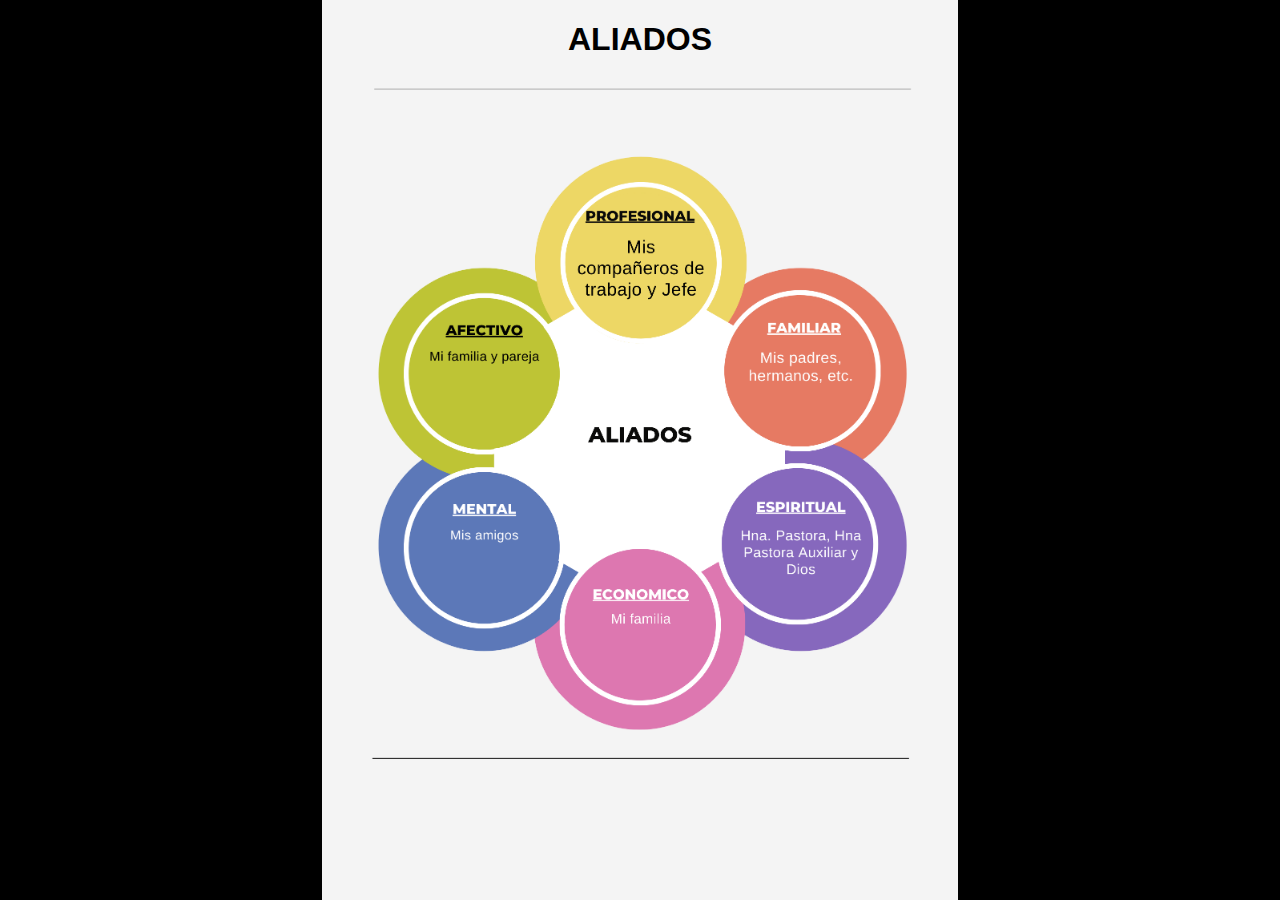
<file: seminario/shared/Aliados/index.html>
<!DOCTYPE html>
<html lang="en">
<head>
    <meta charset="UTF-8">
    <meta http-equiv="X-UA-Compatible" content="IE=edge">
    <meta name="viewport" content="width=device-width, initial-scale=1.0">
    <title>Aliados</title>
    <link rel="stylesheet" href="style.css">
</head>
<body>
    <H1>ALIADOS</H1>
    <a class="btn btn-primary" href="file:///D:/4to%20BACO%20HTML%20-%20copia/PROYECTO%20DE%20VIDA%202/FODA/index.html" ></a>
</body>
</html>
</file>
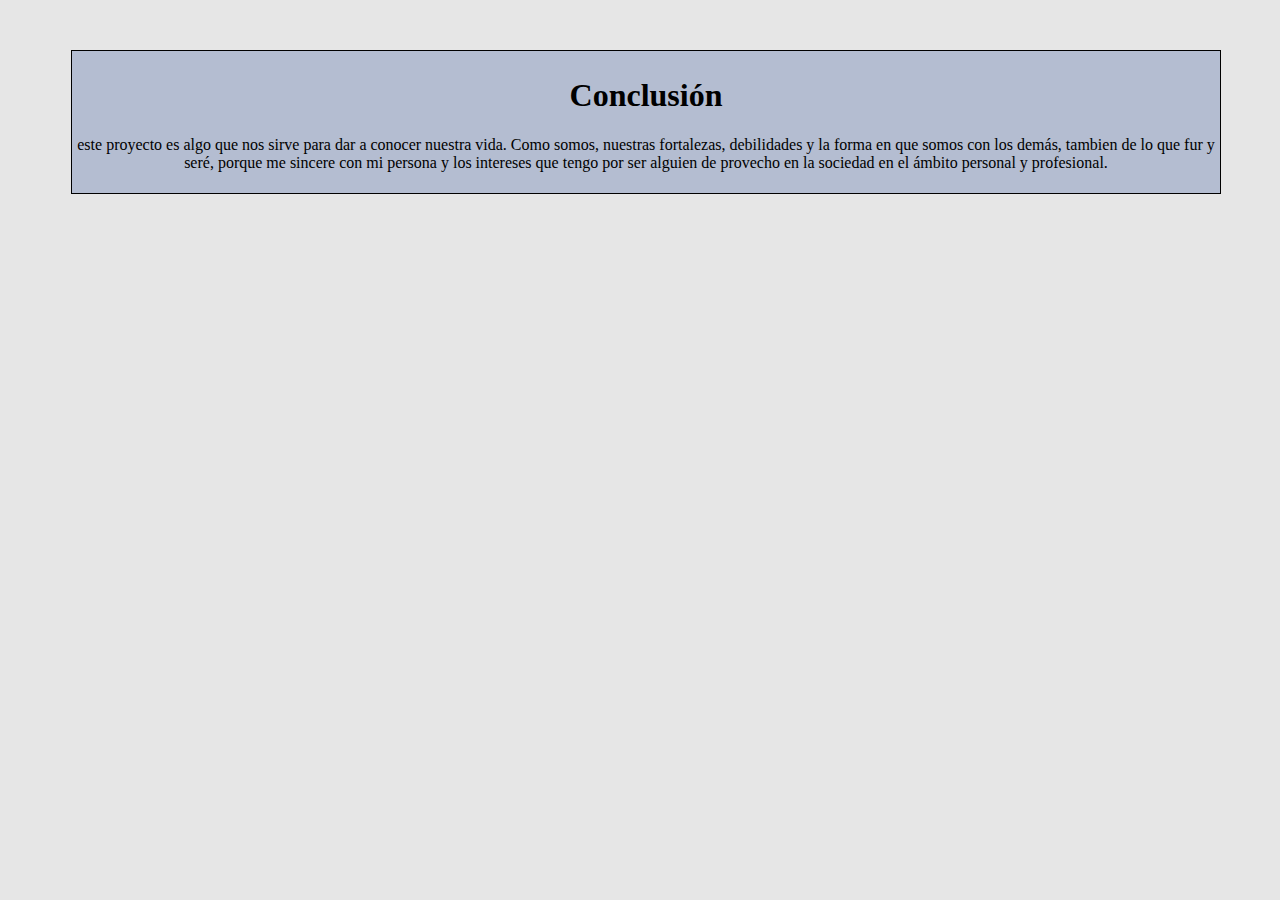
<file: seminario/shared/Conclusion/index.html>
<!DOCTYPE html>
<html lang="es">
<head>
    <meta charset="UTF-8">
    <meta http-equiv="X-UA-Compatible" content="IE=edge">
    <meta name="viewport" content="width=device-width, initial-scale=1.0">
    <title>Conclusión</title>
</head>
<body style="background:#e6e6e6;">
    <div class="vision" style="border:1px solid black; width:90%; height:auto; padding:5px; background:#B4BDD1; text-align: center; font-family: Serif, Sans-serif; margin-top: 50px; margin-left: 5%;">
        <h1><b>Conclusión</b></h1>
        <p>este proyecto es algo que nos sirve para dar a conocer nuestra vida. Como somos, nuestras fortalezas, debilidades y la forma en que somos con los demás, tambien de lo que fur y seré, porque me sincere con mi persona y los intereses que tengo por ser alguien de provecho en la sociedad en el ámbito personal y profesional.</p>
    </div>
</body>
</html>
</file>
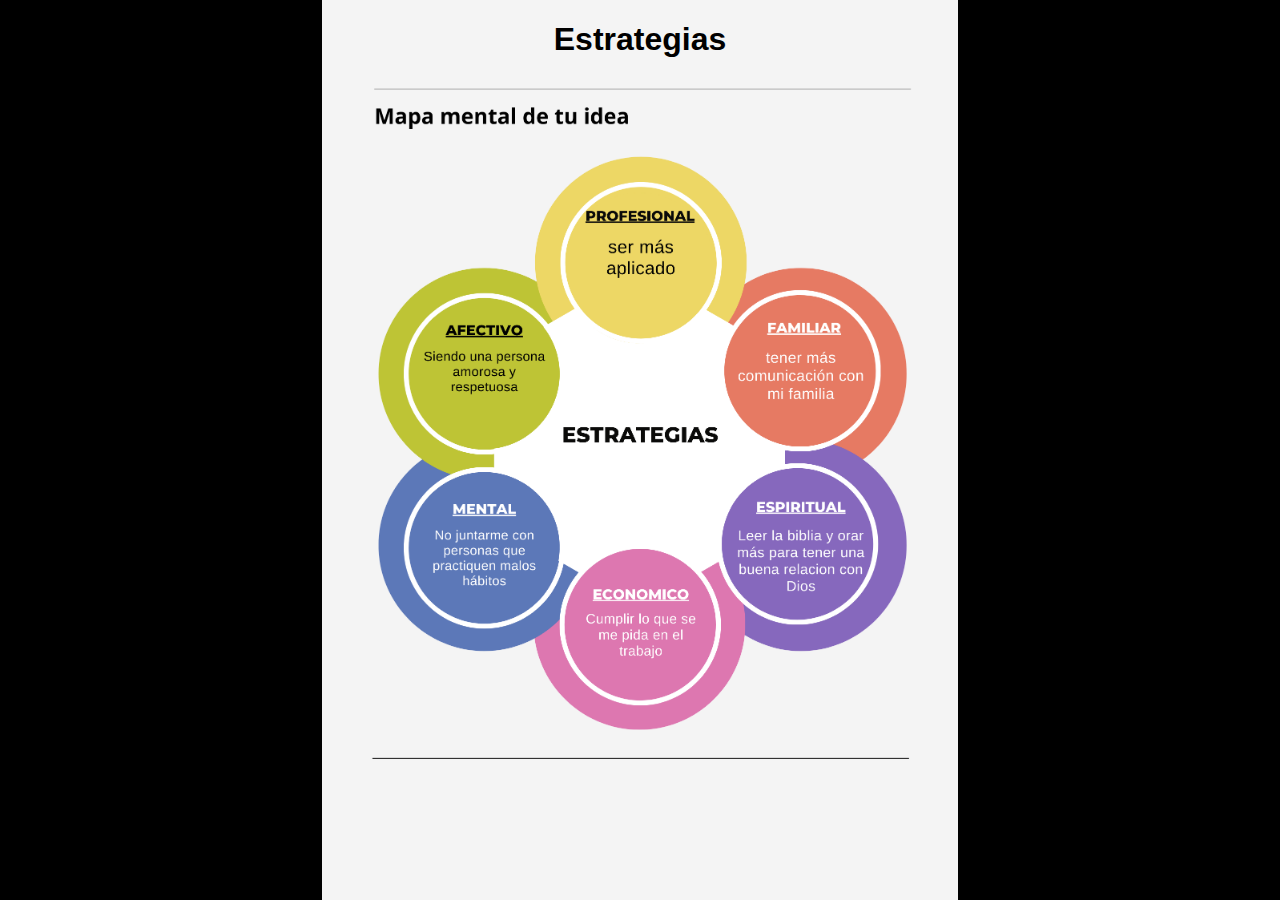
<file: seminario/shared/estrategia/index.html>
<!DOCTYPE html>
<html lang="en">
<head>
    <meta charset="UTF-8">
    <meta http-equiv="X-UA-Compatible" content="IE=edge">
    <meta name="viewport" content="width=device-width, initial-scale=1.0">
    <title>Esquema de Estrategia</title>
    <link rel="stylesheet" href="style.css">
</head>
<body>
    <h1>Estrategias</h1>
    <a class="btn btn-primary" href="file:///D:/4to%20BACO%20HTML%20-%20copia/PROYECTO%20DE%20VIDA%202/FODA/index.html" ></a>
</body>
</html>
</file>
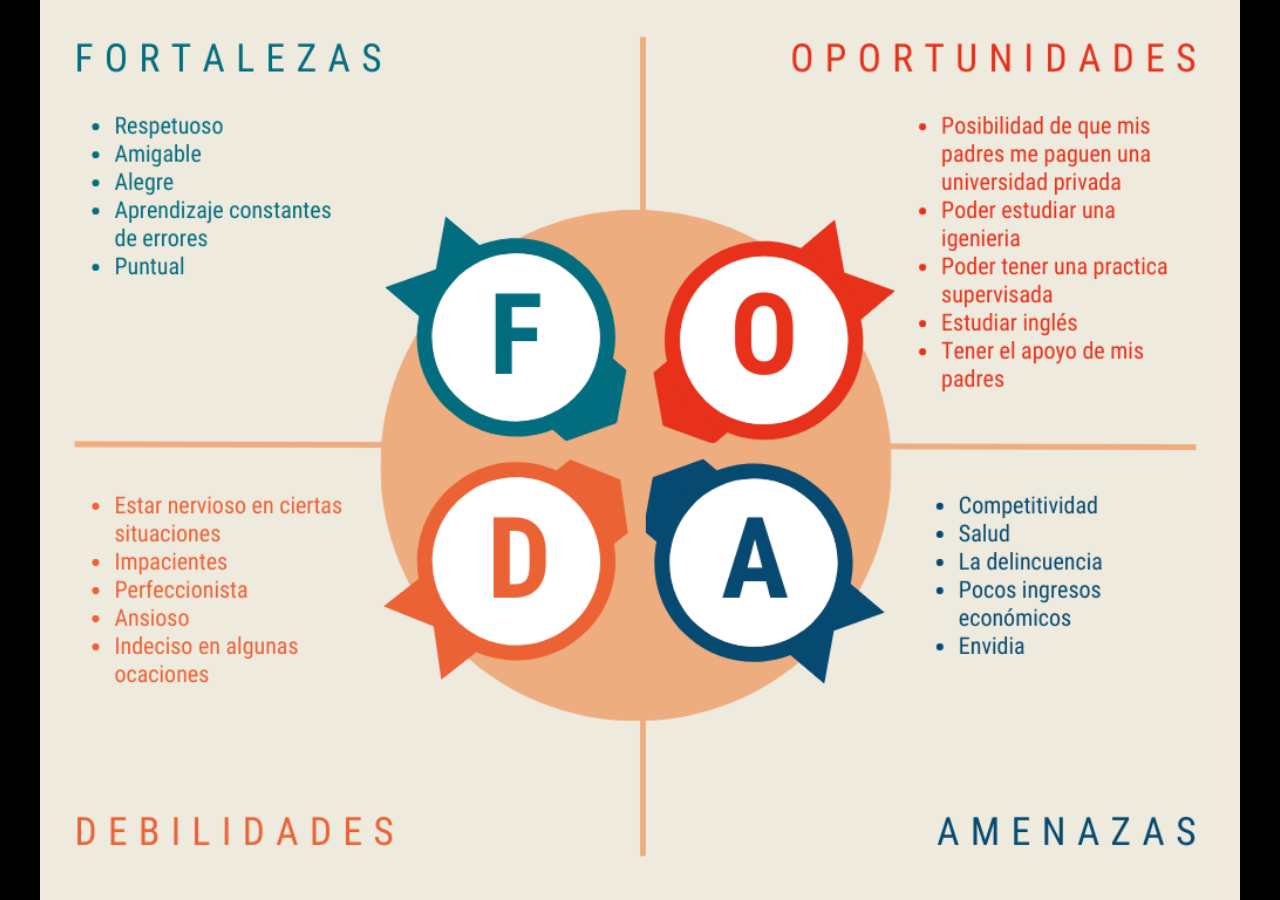
<file: seminario/shared/Foda/index.html>
<!DOCTYPE html>
<html lang="en">
<head>
    <meta charset="UTF-8">
    <meta http-equiv="X-UA-Compatible" content="IE=edge">
    <meta name="viewport" content="width=device-width, initial-scale=1.0">
    <title>FODA</title>
    <link rel="stylesheet" href="style.css">
</head>
<body>
    <a class="btn btn-primary" href="file:///D:/4to%20BACO%20HTML%20-%20copia/PROYECTO%20DE%20VIDA%202/VALORES/index.html" ></a>
</body>
</html>
</file>
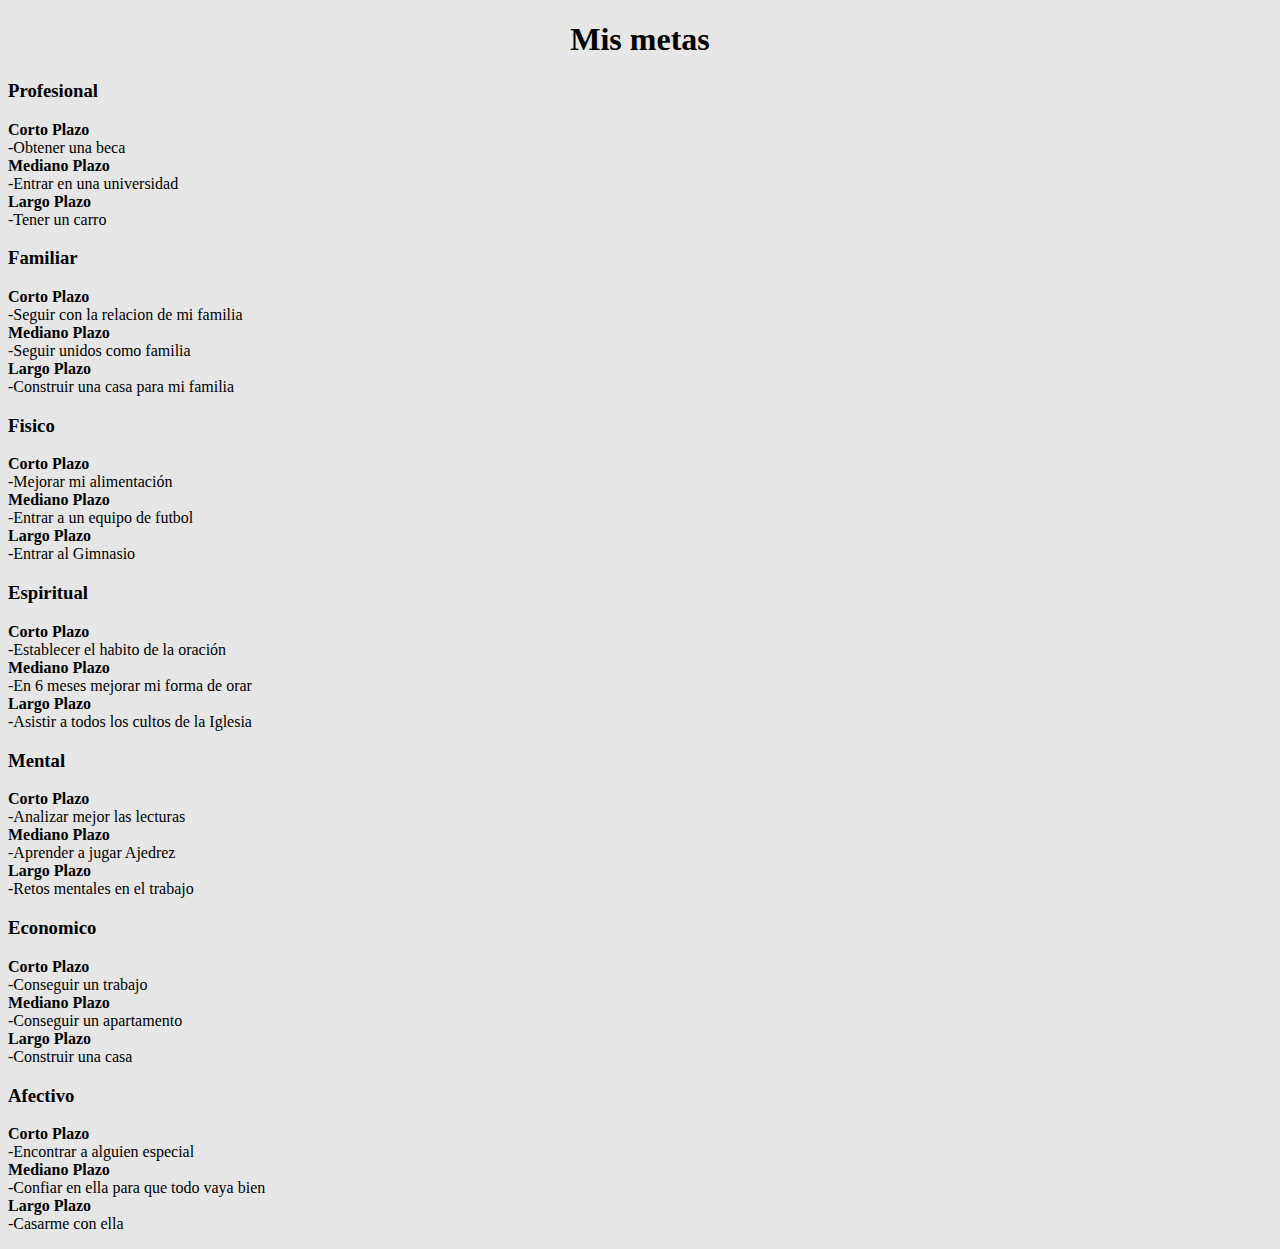
<file: seminario/shared/Metas/index.html>
<!DOCTYPE html>
<html lang="en">
<head>
    <meta charset="UTF-8">
    <meta http-equiv="X-UA-Compatible" content="IE=edge">
    <meta name="viewport" content="width=device-width, initial-scale=1.0">
    <title>Metas</title>
    <link rel="stylesheet" href="style.css">
</head>
<body style="background:#e6e6e6;">
    <h1>Mis metas</h1>
    <p>
        <h3>Profesional</h3>
        <p><b>Corto Plazo</b><br />
        -Obtener una beca<br />
        <b>Mediano Plazo</b><br />
        -Entrar en una universidad<br />
        <b>Largo Plazo</b><br />
        -Tener un carro<br />
        </p>

        <h3>Familiar</h3>
        <p><b>Corto Plazo</b><br />
        -Seguir con la relacion de mi familia<br />
        <b>Mediano Plazo</b><br />
        -Seguir unidos como familia<br />
        <b>Largo Plazo</b><br />
        -Construir una casa para mi familia<br />
        </p>

        <h3>Fisico</h3>
        <p><b>Corto Plazo</b><br />
        -Mejorar mi alimentación<br />
        <b>Mediano Plazo</b><br />
        -Entrar a un equipo de futbol<br />
        <b>Largo Plazo</b><br />
        -Entrar al Gimnasio<br />
        </p>

        <h3>Espiritual</h3>
        <p><b>Corto Plazo</b><br />
        -Establecer el habito de la oración<br />
        <b>Mediano Plazo</b><br />
        -En 6 meses mejorar mi forma de orar<br />
        <b>Largo Plazo</b><br />
        -Asistir a todos los cultos de la Iglesia<br />
        </p>

        <h3>Mental</h3>
        <p><b>Corto Plazo</b><br />
        -Analizar mejor las lecturas<br />
        <b>Mediano Plazo</b><br />
        -Aprender a jugar Ajedrez<br />
        <b>Largo Plazo</b><br />
        -Retos mentales en el trabajo<br />
        </p>

        <h3>Economico</h3>
        <p><b>Corto Plazo</b><br />
        -Conseguir un trabajo<br />
        <b>Mediano Plazo</b><br />
        -Conseguir un apartamento<br />
        <b>Largo Plazo</b><br />
        -Construir una casa<br />
        </p>

        <h3>Afectivo</h3>
        <p><b>Corto Plazo</b><br />
        -Encontrar a alguien especial<br />
        <b>Mediano Plazo</b><br />
        -Confiar en ella para que todo vaya bien<br />
        <b>Largo Plazo</b><br />
        -Casarme con ella<br />
        </p>
    </p>
</body>
</html>
</file>
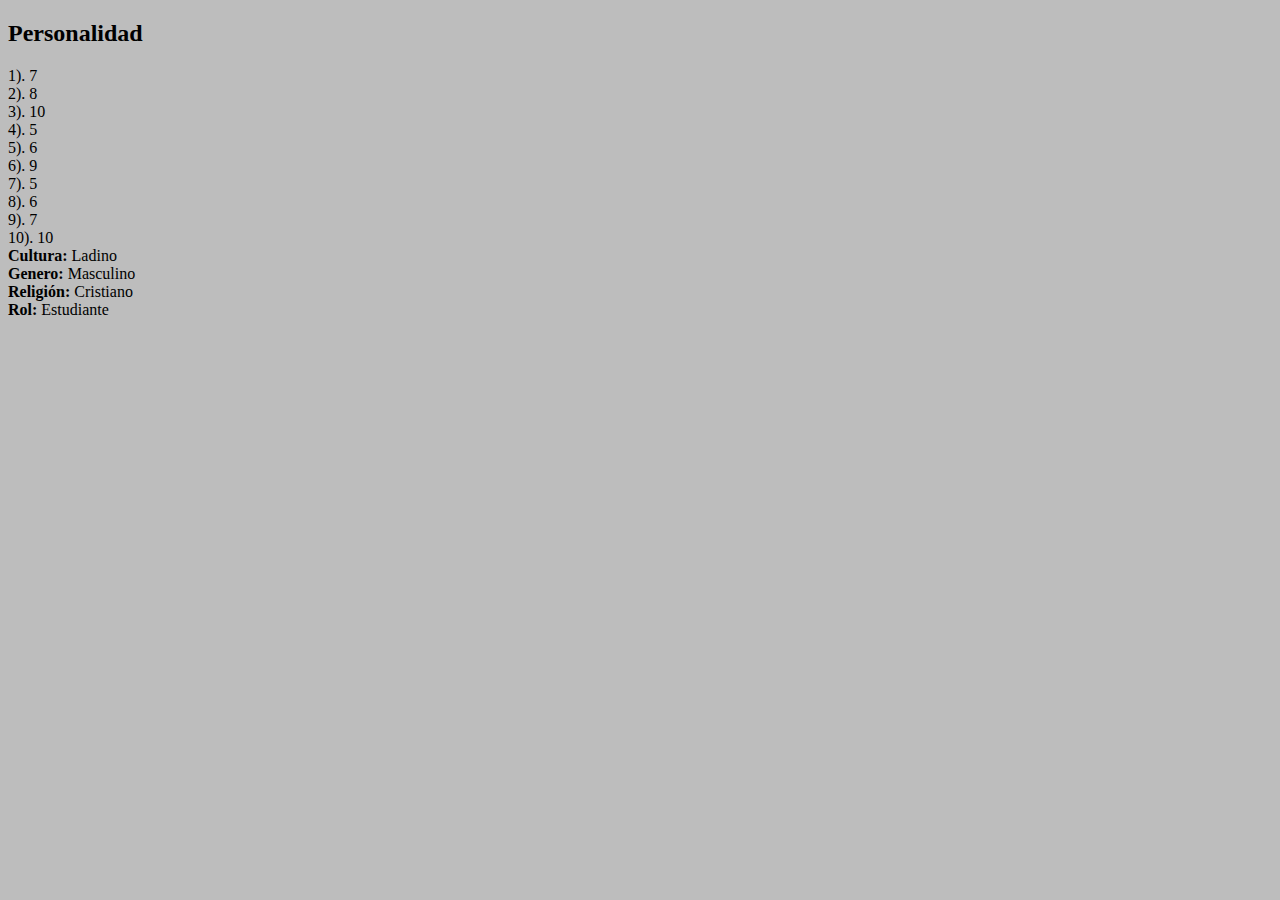
<file: seminario/shared/Personalidad/index.html>
<!DOCTYPE html>
<html lang="en">
<head>
    <meta charset="UTF-8">
    <meta http-equiv="X-UA-Compatible" content="IE=edge">
    <meta name="viewport" content="width=device-width, initial-scale=1.0">
    <title>Personalidad</title>
</head>
<body style="background:#bdbdbd;">
    <div class="perso">
        <h2>Personalidad</h2>
        <p>
            1). 7 <br  />
            2). 8 <br  />
            3). 10 <br  />
            4). 5 <br  />
            5). 6<br  />
            6). 9<br  />
            7). 5 <br  />
            8). 6<br  /> 
            9). 7<br  />
            10). 10 <br  />

            <b>Cultura:</b> Ladino<br  />
            <b>Genero:</b> Masculino<br  />
            <b>Religión:</b> Cristiano<br  />
            <b>Rol:</b> Estudiante<br  />
        </p>
    </div>
</body>
</html>
</file>
<file: seminario/shared/Aliados/style.css>
body{
    background: black url(src/Aliados.png) center fixed no-repeat;
    background-size: contain;
    font-family: Arial, Helvetica, sans-serif;
}
h1{
    color: rgb(0, 0, 0);
    text-align: center;
}
</file>
<file: seminario/shared/estrategia/style.css>
body{
    background: black url(src/estrategias.png) center fixed no-repeat;
    background-size: contain;
    font-family: Arial, Helvetica, sans-serif;
}
h1{
    color: rgb(0, 0, 0);
    text-align: center;
}
</file>
<file: seminario/shared/Foda/style.css>
h1{
    color: white;
    text-align: center;
}
body{
    background: black url(src/FODA.png) center fixed no-repeat;
    background-size: contain;
    font-family: Arial, Helvetica, sans-serif;
}
</file>
<file: seminario/shared/Metas/style.css>
h1{
    text-align: center;
}
</file>
